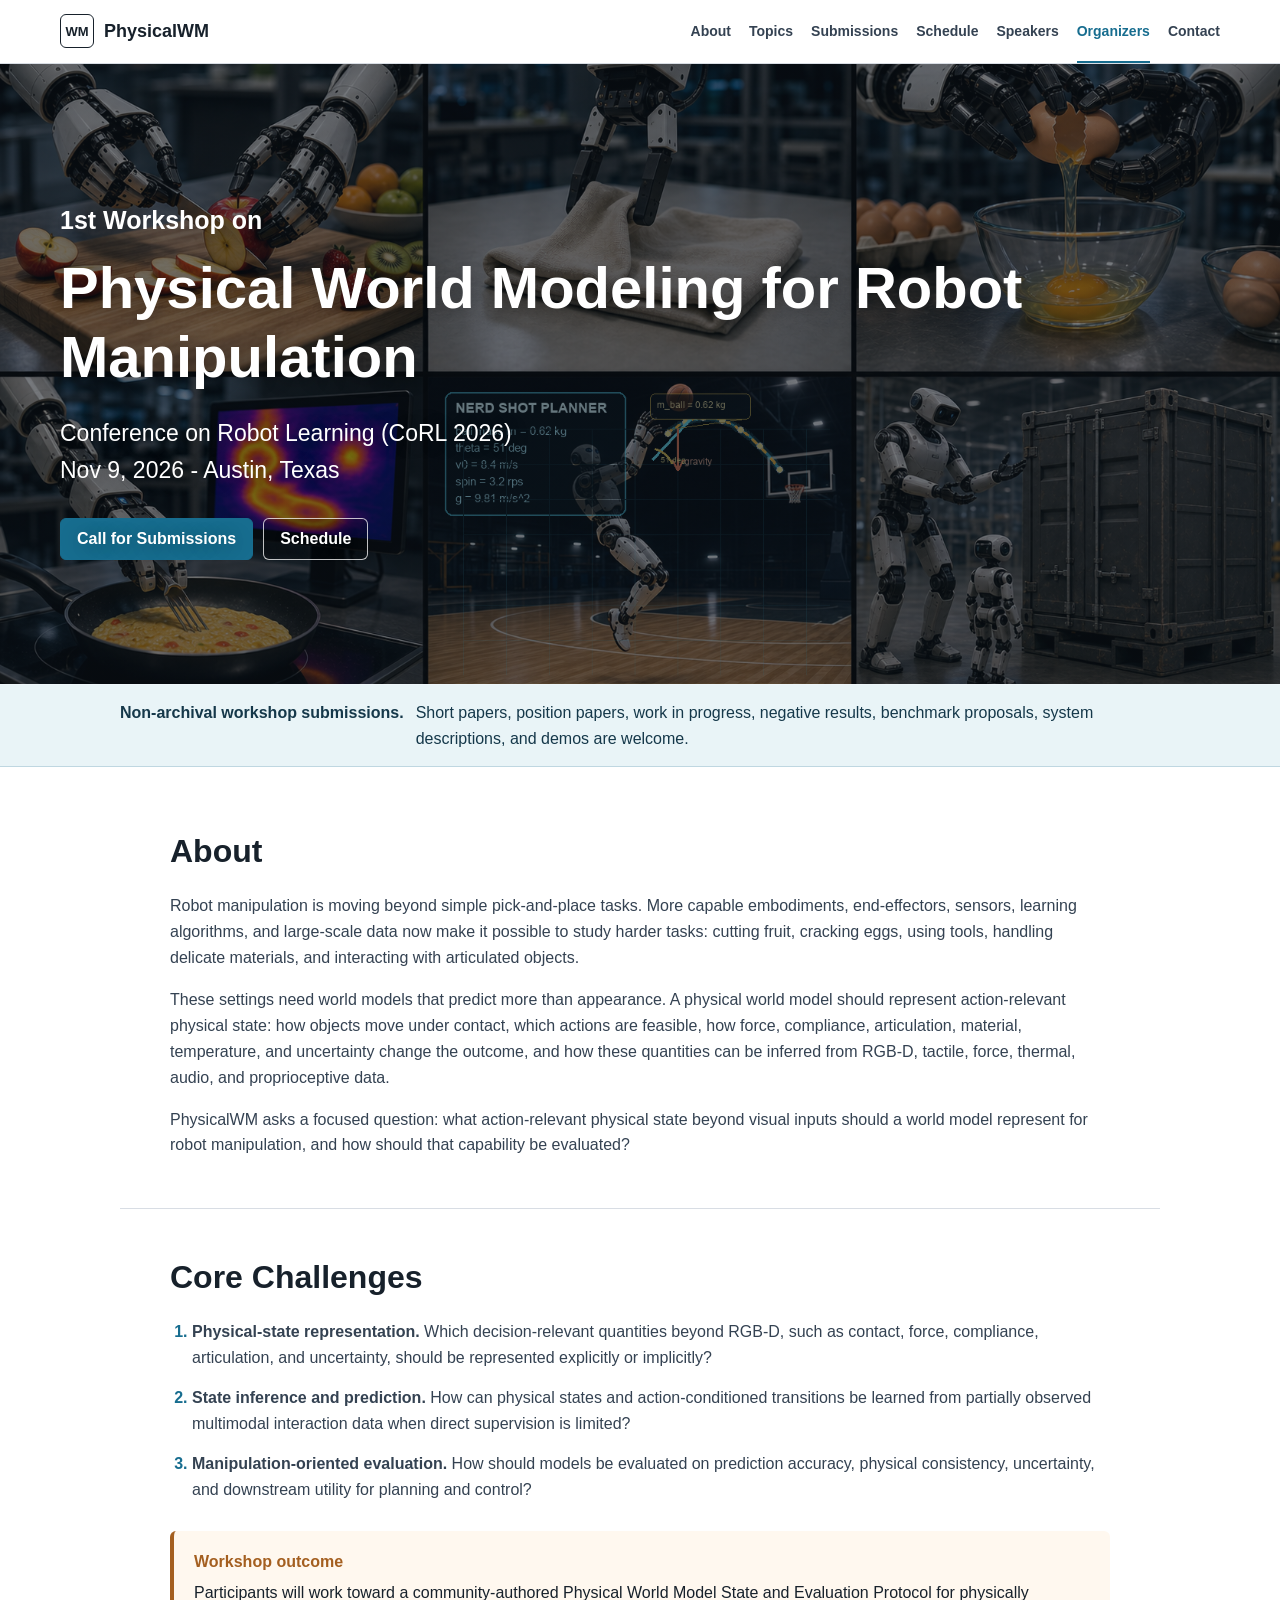
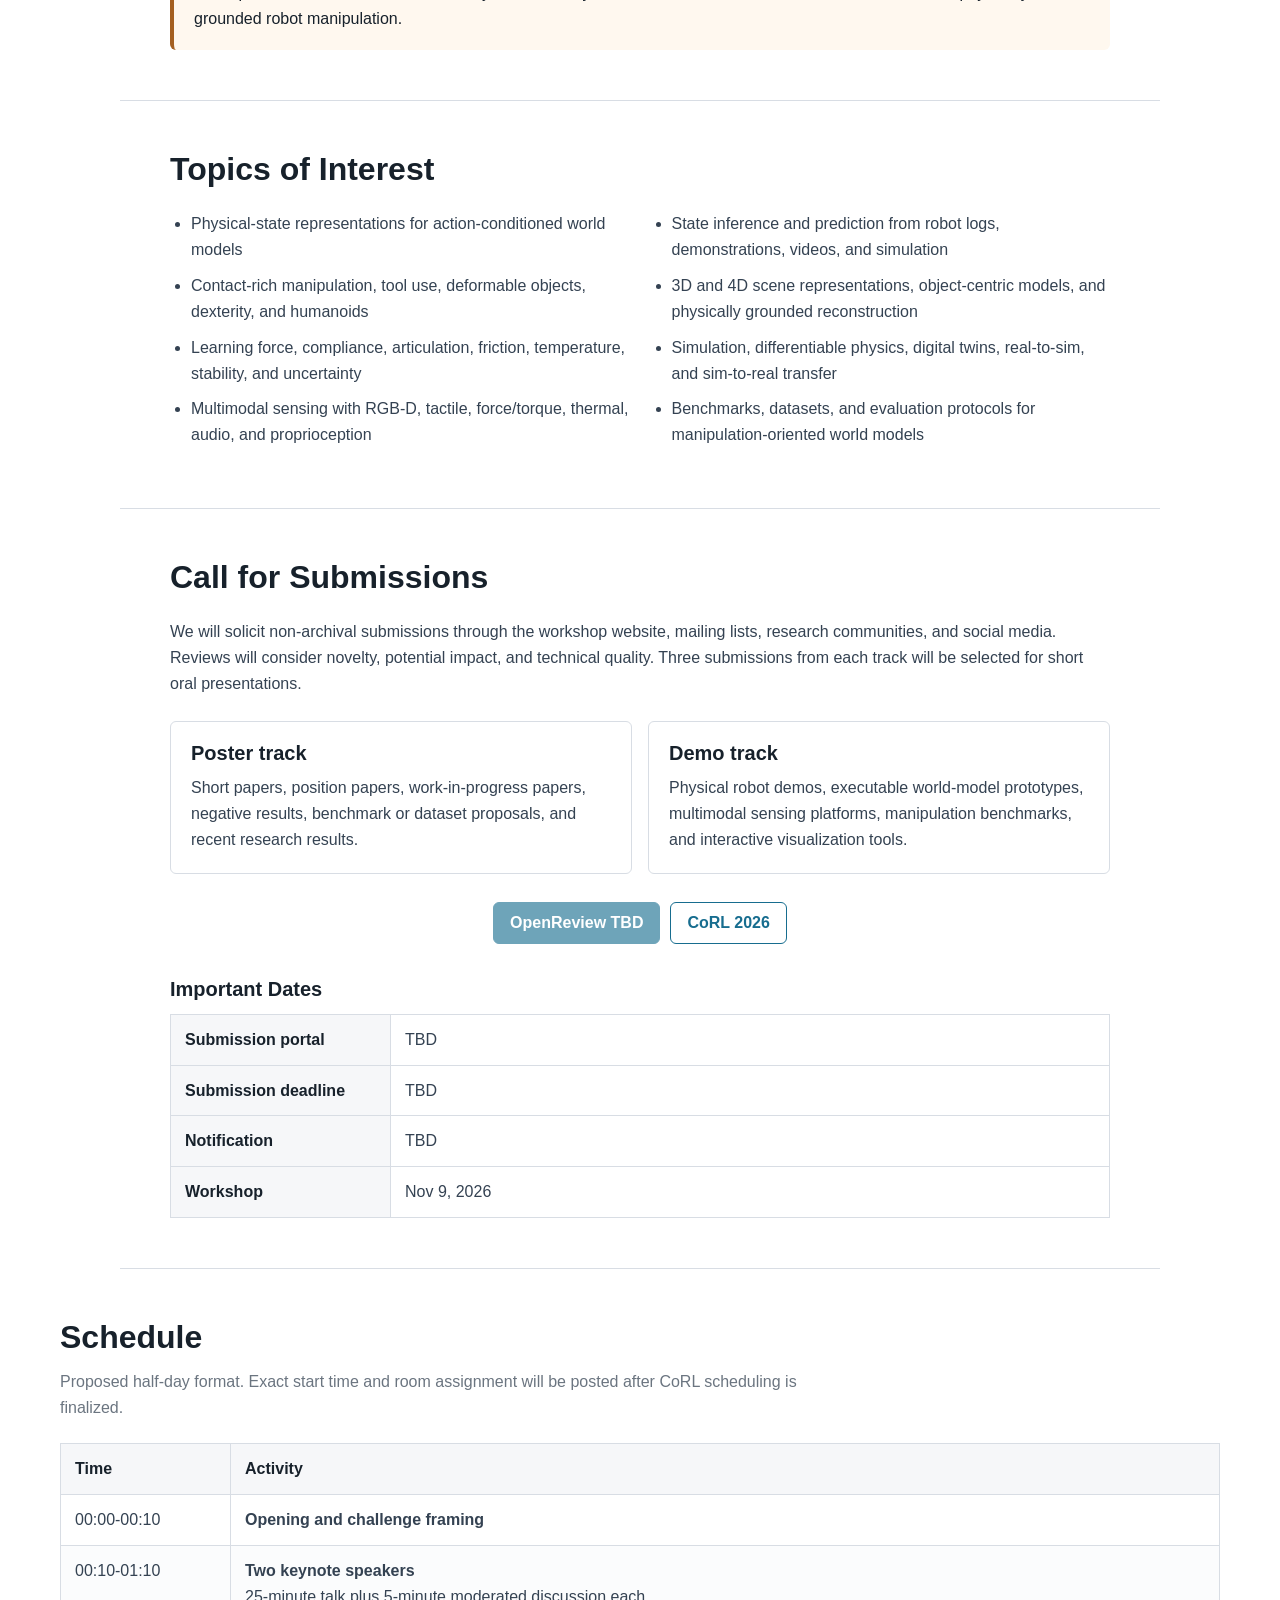
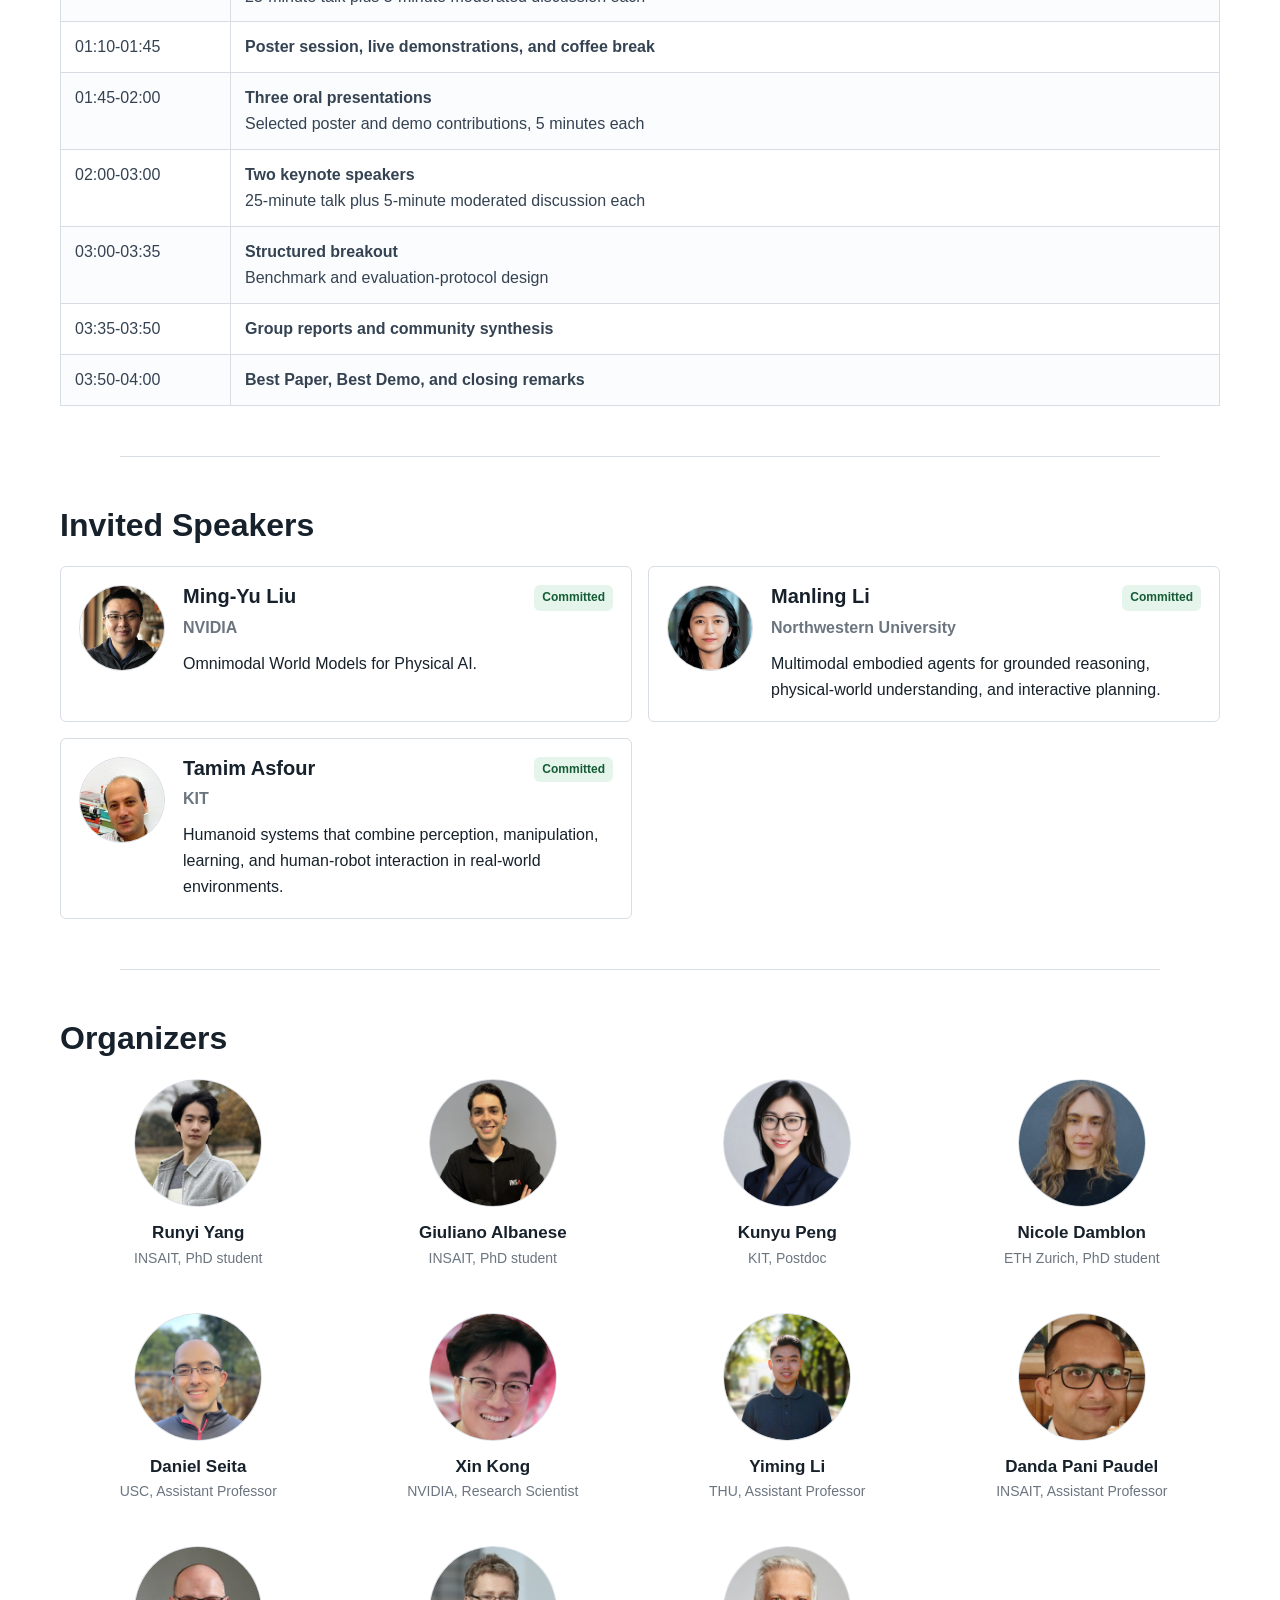
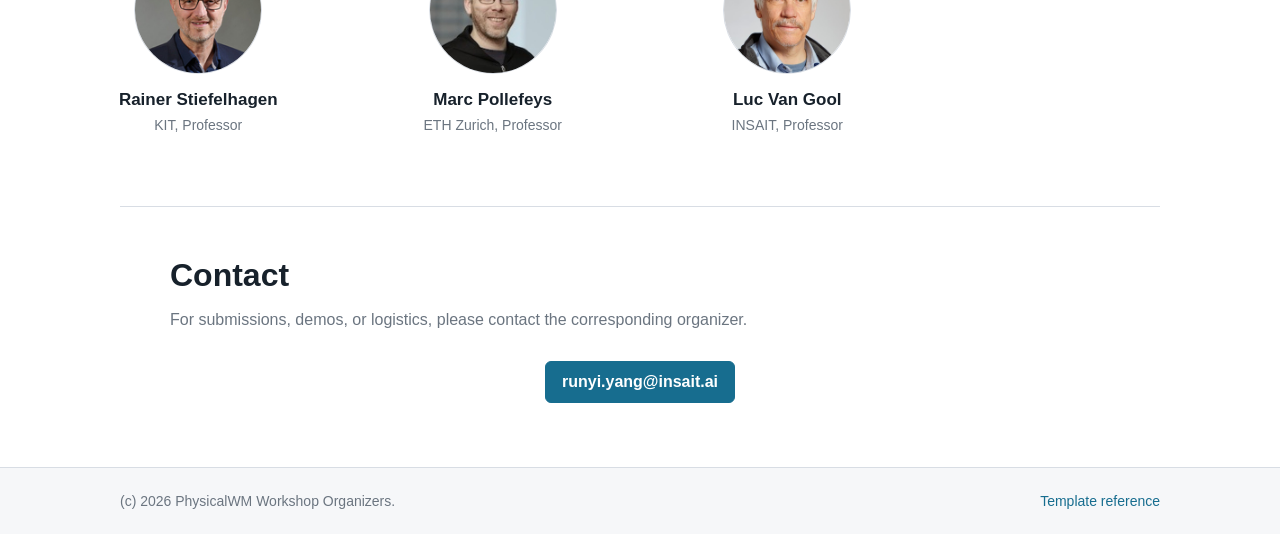
<file: index.html>
<!-- Design reference: https://github.com/AwesomeDigitalTwin/AwesomeDigitalTwin.github.io -->
<!doctype html>
<html lang="en">
<head>
  <meta charset="utf-8" />
  <meta name="viewport" content="width=device-width, initial-scale=1" />
  <title>Physical World Modeling for Robot Manipulation | CoRL 2026 Workshop</title>
  <meta name="description" content="PhysicalWM, a CoRL 2026 workshop on physical world models for robot manipulation, multimodal physical state, action-conditioned prediction, and manipulation-oriented evaluation." />
  <meta name="theme-color" content="#17212b" />
  <meta property="og:title" content="Physical World Modeling for Robot Manipulation" />
  <meta property="og:description" content="A CoRL 2026 workshop on action-relevant physical state for robot manipulation." />
  <meta property="og:type" content="website" />
  <link rel="icon" href="assets/favicon.svg" type="image/svg+xml" />
  <link rel="stylesheet" href="assets/styles.css" />
</head>
<body id="top">
  <a class="skip-link" href="#main">Skip to content</a>

  <header class="site-header">
    <nav class="navbar" aria-label="Main navigation">
      <a class="brand" href="#top" aria-label="PhysicalWM home">
        <span class="brand-mark">WM</span>
        <span class="brand-text">PhysicalWM</span>
      </a>
      <button class="nav-toggle" aria-label="Open navigation" aria-expanded="false" aria-controls="nav-menu">
        <span></span><span></span><span></span>
      </button>
      <div class="nav-menu" id="nav-menu">
        <a href="#about">About</a>
        <a href="#topics">Topics</a>
        <a href="#cfp">Submissions</a>
        <a href="#schedule">Schedule</a>
        <a href="#speakers">Speakers</a>
        <a href="#organizers">Organizers</a>
        <a href="#contact">Contact</a>
      </div>
    </nav>
  </header>

  <main id="main">
    <section class="hero" aria-label="Workshop introduction">
      <div class="hero-content">
        <p class="hero-kicker">1st Workshop on</p>
        <h1>Physical World Modeling for Robot Manipulation</h1>
        <p class="hero-subtitle">
          Conference on Robot Learning (CoRL 2026)<br />
          Nov 9, 2026 - Austin, Texas
        </p>
        <div class="hero-actions" aria-label="Primary actions">
          <a class="button button-primary" href="#cfp">Call for Submissions</a>
          <a class="button button-secondary" href="#schedule">Schedule</a>
        </div>
      </div>
    </section>

    <section class="notice" aria-label="Workshop announcement">
      <div class="container notice-inner">
        <strong>Non-archival workshop submissions.</strong>
        <span>Short papers, position papers, work in progress, negative results, benchmark proposals, system descriptions, and demos are welcome.</span>
      </div>
    </section>

    <section class="section section-flush" id="about">
      <div class="container narrow">
        <h2>About</h2>
        <div class="rich-text">
          <p>
            Robot manipulation is moving beyond simple pick-and-place tasks. More capable embodiments, end-effectors, sensors, learning algorithms, and large-scale data now make it possible to study harder tasks: cutting fruit, cracking eggs, using tools, handling delicate materials, and interacting with articulated objects.
          </p>
          <p>
            These settings need world models that predict more than appearance. A physical world model should represent action-relevant physical state: how objects move under contact, which actions are feasible, how force, compliance, articulation, material, temperature, and uncertainty change the outcome, and how these quantities can be inferred from RGB-D, tactile, force, thermal, audio, and proprioceptive data.
          </p>
          <p>
            PhysicalWM asks a focused question: what action-relevant physical state beyond visual inputs should a world model represent for robot manipulation, and how should that capability be evaluated?
          </p>
        </div>
      </div>
    </section>

    <hr class="half-rule" />

    <section class="section" id="questions">
      <div class="container narrow">
        <h2>Core Challenges</h2>
        <ol class="question-list">
          <li>
            <strong>Physical-state representation.</strong>
            Which decision-relevant quantities beyond RGB-D, such as contact, force, compliance, articulation, and uncertainty, should be represented explicitly or implicitly?
          </li>
          <li>
            <strong>State inference and prediction.</strong>
            How can physical states and action-conditioned transitions be learned from partially observed multimodal interaction data when direct supervision is limited?
          </li>
          <li>
            <strong>Manipulation-oriented evaluation.</strong>
            How should models be evaluated on prediction accuracy, physical consistency, uncertainty, and downstream utility for planning and control?
          </li>
        </ol>
        <div class="outcome-box">
          <span>Workshop outcome</span>
          <p>Participants will work toward a community-authored Physical World Model State and Evaluation Protocol for physically grounded robot manipulation.</p>
        </div>
      </div>
    </section>

    <hr class="half-rule" />

    <section class="section" id="topics">
      <div class="container narrow">
        <h2>Topics of Interest</h2>
        <ul class="topic-list">
          <li>Physical-state representations for action-conditioned world models</li>
          <li>Contact-rich manipulation, tool use, deformable objects, dexterity, and humanoids</li>
          <li>Learning force, compliance, articulation, friction, temperature, stability, and uncertainty</li>
          <li>Multimodal sensing with RGB-D, tactile, force/torque, thermal, audio, and proprioception</li>
          <li>State inference and prediction from robot logs, demonstrations, videos, and simulation</li>
          <li>3D and 4D scene representations, object-centric models, and physically grounded reconstruction</li>
          <li>Simulation, differentiable physics, digital twins, real-to-sim, and sim-to-real transfer</li>
          <li>Benchmarks, datasets, and evaluation protocols for manipulation-oriented world models</li>
        </ul>
      </div>
    </section>

    <hr class="half-rule" />

    <section class="section" id="cfp">
      <div class="container narrow">
        <h2>Call for Submissions</h2>
        <div class="rich-text">
          <p>
            We will solicit non-archival submissions through the workshop website, mailing lists, research communities, and social media. Reviews will consider novelty, potential impact, and technical quality. Three submissions from each track will be selected for short oral presentations.
          </p>
        </div>

        <div class="track-grid" aria-label="Submission tracks">
          <article class="track">
            <h3>Poster track</h3>
            <p>Short papers, position papers, work-in-progress papers, negative results, benchmark or dataset proposals, and recent research results.</p>
          </article>
          <article class="track">
            <h3>Demo track</h3>
            <p>Physical robot demos, executable world-model prototypes, multimodal sensing platforms, manipulation benchmarks, and interactive visualization tools.</p>
          </article>
        </div>

        <div class="button-row">
          <a class="button button-primary disabled" aria-disabled="true" href="#cfp">OpenReview TBD</a>
          <a class="button button-secondary button-on-light" href="https://www.corl.org/" target="_blank" rel="noopener">CoRL 2026</a>
        </div>

        <h3 class="subsection-title">Important Dates</h3>
        <div class="table-wrap">
          <table class="info-table">
            <tbody>
              <tr><th scope="row">Submission portal</th><td>TBD</td></tr>
              <tr><th scope="row">Submission deadline</th><td>TBD</td></tr>
              <tr><th scope="row">Notification</th><td>TBD</td></tr>
              <tr><th scope="row">Workshop</th><td>Nov 9, 2026</td></tr>
            </tbody>
          </table>
        </div>
      </div>
    </section>

    <hr class="half-rule" />

    <section class="section" id="schedule">
      <div class="container wide">
        <h2>Schedule</h2>
        <p class="section-note">Proposed half-day format. Exact start time and room assignment will be posted after CoRL scheduling is finalized.</p>
        <div class="table-wrap">
          <table class="schedule-table">
            <thead>
              <tr>
                <th scope="col">Time</th>
                <th scope="col">Activity</th>
              </tr>
            </thead>
            <tbody>
              <tr><td>00:00-00:10</td><td><strong>Opening and challenge framing</strong></td></tr>
              <tr><td>00:10-01:10</td><td><strong>Two keynote speakers</strong><br />25-minute talk plus 5-minute moderated discussion each</td></tr>
              <tr><td>01:10-01:45</td><td><strong>Poster session, live demonstrations, and coffee break</strong></td></tr>
              <tr><td>01:45-02:00</td><td><strong>Three oral presentations</strong><br />Selected poster and demo contributions, 5 minutes each</td></tr>
              <tr><td>02:00-03:00</td><td><strong>Two keynote speakers</strong><br />25-minute talk plus 5-minute moderated discussion each</td></tr>
              <tr><td>03:00-03:35</td><td><strong>Structured breakout</strong><br />Benchmark and evaluation-protocol design</td></tr>
              <tr><td>03:35-03:50</td><td><strong>Group reports and community synthesis</strong></td></tr>
              <tr><td>03:50-04:00</td><td><strong>Best Paper, Best Demo, and closing remarks</strong></td></tr>
            </tbody>
          </table>
        </div>
      </div>
    </section>

    <hr class="half-rule" />

    <section class="section" id="speakers">
      <div class="container wide">
        <h2>Invited Speakers</h2>
        <div class="people-grid speakers-grid">
          <article class="person-card">
            <figure class="portrait-wrap">
              <a href="https://research.nvidia.com/person/ming-yu-liu" target="_blank" rel="noopener" aria-label="Open Ming-Yu Liu profile">
                <img class="portrait" src="assets/people/ming-yu-liu.jpg" alt="Portrait of Ming-Yu Liu" />
              </a>
            </figure>
            <div>
              <div class="person-topline"><h3><a href="https://research.nvidia.com/person/ming-yu-liu" target="_blank" rel="noopener">Ming-Yu Liu</a></h3><span class="status confirmed">Committed</span></div>
              <p class="affiliation">NVIDIA</p>
              <p>Omnimodal World Models for Physical AI.</p>
            </div>
          </article>

          <article class="person-card">
            <figure class="portrait-wrap">
              <a href="https://www.mccormick.northwestern.edu/research-faculty/directory/profiles/li-manling.html" target="_blank" rel="noopener" aria-label="Open Manling Li profile">
                <img class="portrait" src="assets/people/manling-li.jpg" alt="Portrait of Manling Li" />
              </a>
            </figure>
            <div>
              <div class="person-topline"><h3><a href="https://www.mccormick.northwestern.edu/research-faculty/directory/profiles/li-manling.html" target="_blank" rel="noopener">Manling Li</a></h3><span class="status confirmed">Committed</span></div>
              <p class="affiliation">Northwestern University</p>
              <p>Multimodal embodied agents for grounded reasoning, physical-world understanding, and interactive planning.</p>
            </div>
          </article>

          <article class="person-card">
            <figure class="portrait-wrap">
              <a href="https://h2t.iar.kit.edu/tamim-asfour.php" target="_blank" rel="noopener" aria-label="Open Tamim Asfour profile">
                <img class="portrait" src="assets/people/tamim-asfour.jpg" alt="Portrait of Tamim Asfour" />
              </a>
            </figure>
            <div>
              <div class="person-topline"><h3><a href="https://h2t.iar.kit.edu/tamim-asfour.php" target="_blank" rel="noopener">Tamim Asfour</a></h3><span class="status confirmed">Committed</span></div>
              <p class="affiliation">KIT</p>
              <p>Humanoid systems that combine perception, manipulation, learning, and human-robot interaction in real-world environments.</p>
            </div>
          </article>

        </div>
      </div>
    </section>

    <hr class="half-rule" />

    <section class="section" id="organizers">
      <div class="container wide">
        <h2>Organizers</h2>
        <div class="organizer-grid">
          <a class="organizer" href="https://insait.ai/runyi-yang/" target="_blank" rel="noopener">
            <img class="portrait" src="assets/people/runyi-yang.jpg" alt="Portrait of Runyi Yang" />
            <span class="profname">Runyi Yang</span>
            <span class="institution">INSAIT, PhD student</span>
          </a>
          <a class="organizer" href="https://insait.ai/giuliano-albanese/" target="_blank" rel="noopener">
            <img class="portrait" src="assets/people/giuliano-albanese.jpg" alt="Portrait of Giuliano Albanese" />
            <span class="profname">Giuliano Albanese</span>
            <span class="institution">INSAIT, PhD student</span>
          </a>
          <a class="organizer" href="https://cvhci.iar.kit.edu/people_2123.php" target="_blank" rel="noopener">
            <img class="portrait" src="assets/people/kunyu-peng.jpg" alt="Portrait of Kunyu Peng" />
            <span class="profname">Kunyu Peng</span>
            <span class="institution">KIT, Postdoc</span>
          </a>
          <a class="organizer" href="https://cvg.ethz.ch/our_team" target="_blank" rel="noopener">
            <img class="portrait" src="assets/people/nicole-damblon.jpg" alt="Portrait of Nicole Damblon" />
            <span class="profname">Nicole Damblon</span>
            <span class="institution">ETH Zurich, PhD student</span>
          </a>
          <a class="organizer" href="https://viterbi.usc.edu/directory/faculty/Seita/Daniel" target="_blank" rel="noopener">
            <img class="portrait" src="assets/people/daniel-seita.jpg" alt="Portrait of Daniel Seita" />
            <span class="profname">Daniel Seita</span>
            <span class="institution">USC, Assistant Professor</span>
          </a>
          <a class="organizer" href="https://research.nvidia.com/person/xin-kong" target="_blank" rel="noopener">
            <img class="portrait" src="assets/people/xin-kong.jpg" alt="Portrait of Xin Kong" />
            <span class="profname">Xin Kong</span>
            <span class="institution">NVIDIA, Research Scientist</span>
          </a>
          <a class="organizer" href="https://collegeai.tsinghua.edu.cn/en/People/Full_time_PI/Yiming_Li.htm" target="_blank" rel="noopener">
            <img class="portrait" src="assets/people/yiming-li.jpg" alt="Portrait of Yiming Li" />
            <span class="profname">Yiming Li</span>
            <span class="institution">THU, Assistant Professor</span>
          </a>
          <a class="organizer" href="https://insait.ai/dr-danda-paudel/" target="_blank" rel="noopener">
            <img class="portrait" src="assets/people/danda-pani-paudel.jpg" alt="Portrait of Danda Pani Paudel" />
            <span class="profname">Danda Pani Paudel</span>
            <span class="institution">INSAIT, Assistant Professor</span>
          </a>
          <a class="organizer" href="https://www.access.kit.edu/english/287_1072.php" target="_blank" rel="noopener">
            <img class="portrait" src="assets/people/rainer-stiefelhagen.jpg" alt="Portrait of Rainer Stiefelhagen" />
            <span class="profname">Rainer Stiefelhagen</span>
            <span class="institution">KIT, Professor</span>
          </a>
          <a class="organizer" href="https://people.inf.ethz.ch/marc.pollefeys/" target="_blank" rel="noopener">
            <img class="portrait" src="assets/people/marc-pollefeys.jpg" alt="Portrait of Marc Pollefeys" />
            <span class="profname">Marc Pollefeys</span>
            <span class="institution">ETH Zurich, Professor</span>
          </a>
          <a class="organizer" href="https://insait.ai/prof-luc-van-gool/" target="_blank" rel="noopener">
            <img class="portrait" src="assets/people/luc-van-gool.jpg" alt="Portrait of Luc Van Gool" />
            <span class="profname">Luc Van Gool</span>
            <span class="institution">INSAIT, Professor</span>
          </a>
        </div>
      </div>
    </section>

    <hr class="half-rule" />

    <section class="section" id="contact">
      <div class="container narrow">
        <h2>Contact</h2>
        <p class="section-note">For submissions, demos, or logistics, please contact the corresponding organizer.</p>
        <div class="button-row">
          <a class="button button-primary" href="mailto:runyi.yang@insait.ai">runyi.yang@insait.ai</a>
        </div>
      </div>
    </section>
  </main>

  <footer class="footer">
    <div class="container footer-inner">
      <p>(c) 2026 PhysicalWM Workshop Organizers.</p>
      <p><a href="https://github.com/AwesomeDigitalTwin/AwesomeDigitalTwin.github.io" target="_blank" rel="noopener">Template reference</a></p>
    </div>
  </footer>

  <script src="assets/script.js"></script>
</body>
</html>
</file>
<file: assets/styles.css>
:root {
  --ink: #17212b;
  --ink-soft: #344252;
  --muted: #6b7580;
  --line: #d8dde4;
  --paper: #f6f7f9;
  --white: #fff;
  --accent: #176d8f;
  --accent-dark: #0f4f6b;
  --accent-warm: #a45f20;
  --container: 1040px;
  --container-wide: 1160px;
  --radius: 6px;
}

* {
  box-sizing: border-box;
}

html {
  scroll-behavior: smooth;
}

body {
  margin: 0;
  font-family: Montserrat, "Avenir Next", Avenir, "Segoe UI", Arial, sans-serif;
  color: var(--ink);
  background: var(--white);
  font-size: 16px;
  line-height: 1.62;
  text-rendering: optimizeLegibility;
}

img {
  display: block;
  max-width: 100%;
}

a {
  color: var(--accent);
  text-decoration: none;
}

a:hover {
  color: var(--accent-dark);
  text-decoration: underline;
}

p,
ul,
ol {
  margin: 0;
}

h1,
h2,
h3 {
  margin: 0;
  line-height: 1.18;
  letter-spacing: 0;
}

h1 {
  max-width: 980px;
  font-size: 58px;
  font-weight: 700;
}

h2 {
  margin-bottom: 22px;
  font-size: 32px;
  font-weight: 700;
}

h3 {
  font-size: 20px;
  font-weight: 700;
}

.container {
  width: min(var(--container), calc(100% - 36px));
  margin-inline: auto;
}

.container.wide {
  width: min(var(--container-wide), calc(100% - 36px));
}

.container.narrow {
  max-width: 940px;
}

.skip-link {
  position: fixed;
  left: 14px;
  top: 14px;
  z-index: 1000;
  padding: 8px 12px;
  border: 1px solid var(--line);
  border-radius: var(--radius);
  background: var(--white);
  color: var(--ink);
  transform: translateY(-140%);
  transition: transform 0.16s ease;
}

.skip-link:focus {
  transform: translateY(0);
}

.site-header {
  position: sticky;
  top: 0;
  z-index: 100;
  border-bottom: 1px solid var(--line);
  background: rgba(255, 255, 255, 0.96);
  backdrop-filter: blur(10px);
}

.navbar {
  width: min(var(--container-wide), calc(100% - 28px));
  min-height: 60px;
  margin: 0 auto;
  display: flex;
  align-items: center;
  justify-content: space-between;
  gap: 20px;
}

.brand {
  display: inline-flex;
  align-items: center;
  gap: 10px;
  color: var(--ink);
  font-weight: 700;
}

.brand:hover {
  color: var(--ink);
  text-decoration: none;
}

.brand-mark {
  display: grid;
  place-items: center;
  width: 34px;
  height: 34px;
  border: 1px solid var(--ink);
  border-radius: var(--radius);
  color: var(--ink);
  font-size: 13px;
  font-weight: 700;
}

.brand-text {
  font-size: 18px;
}

.nav-menu {
  display: flex;
  align-items: center;
  justify-content: flex-end;
  gap: 18px;
  font-size: 14px;
  font-weight: 600;
}

.nav-menu a {
  color: var(--ink-soft);
  padding: 20px 0 18px;
  border-bottom: 2px solid transparent;
}

.nav-menu a:hover,
.nav-menu a.active {
  color: var(--accent);
  border-color: var(--accent);
  text-decoration: none;
}

.nav-toggle {
  display: none;
  width: 42px;
  height: 42px;
  padding: 8px;
  border: 1px solid var(--line);
  border-radius: var(--radius);
  background: var(--white);
  color: var(--ink);
}

.nav-toggle span {
  display: block;
  width: 22px;
  height: 2px;
  margin: 5px auto;
  background: currentColor;
}

.hero {
  min-height: 620px;
  display: flex;
  align-items: center;
  position: relative;
  overflow: hidden;
  color: var(--white);
  background:
    linear-gradient(rgba(12, 20, 28, 0.55), rgba(12, 20, 28, 0.55)),
    url("hero-physicalwm-grid.png") center / cover no-repeat,
    #17212b;
}

.hero-content {
  width: min(var(--container-wide), calc(100% - 36px));
  margin: 0 auto;
  padding: 86px 0 74px;
  text-align: left;
  text-shadow: 0 2px 18px rgba(0, 0, 0, 0.35);
}

.hero-kicker {
  margin-bottom: 14px;
  font-size: 25px;
  font-weight: 600;
}

.hero-subtitle {
  margin-top: 24px;
  font-size: 23px;
  font-weight: 500;
}

.hero-actions,
.button-row {
  display: flex;
  flex-wrap: wrap;
  gap: 10px;
  margin-top: 28px;
}

.hero-actions {
  justify-content: flex-start;
}

.button-row {
  justify-content: center;
}

.button {
  display: inline-flex;
  align-items: center;
  justify-content: center;
  min-height: 42px;
  padding: 9px 16px;
  border: 1px solid transparent;
  border-radius: var(--radius);
  font-weight: 700;
  line-height: 1.2;
  text-align: center;
}

.button:hover {
  text-decoration: none;
}

.button-primary {
  color: var(--white);
  border-color: var(--accent);
  background: var(--accent);
}

.button-primary:hover {
  color: var(--white);
  background: var(--accent-dark);
}

.button-secondary {
  color: var(--white);
  border-color: rgba(255, 255, 255, 0.75);
  background: rgba(0, 0, 0, 0.18);
}

.button-secondary:hover {
  color: var(--white);
  border-color: var(--white);
  background: rgba(0, 0, 0, 0.3);
}

.button-on-light {
  color: var(--accent);
  border-color: var(--accent);
  background: var(--white);
}

.button-on-light:hover {
  color: var(--white);
  background: var(--accent);
}

.button.disabled,
.button[aria-disabled="true"] {
  opacity: 0.62;
  cursor: not-allowed;
  pointer-events: none;
}

.notice {
  padding: 15px 0;
  border-top: 1px solid rgba(255, 255, 255, 0.2);
  border-bottom: 1px solid #bfd7e1;
  background: #e9f4f7;
}

.notice-inner {
  display: flex;
  gap: 12px;
  align-items: baseline;
  color: #15384a;
}

.notice-inner strong {
  white-space: nowrap;
}

.section {
  padding: 50px 0;
}

.section-flush {
  padding-top: 66px;
}

.half-rule {
  width: min(var(--container), calc(100% - 36px));
  height: 1px;
  margin: 0 auto;
  border: 0;
  background: var(--line);
}

.rich-text {
  display: grid;
  gap: 16px;
  color: var(--ink-soft);
  text-align: left;
}

.section-note {
  max-width: 760px;
  margin: -10px 0 22px;
  color: var(--muted);
}

.question-list {
  display: grid;
  gap: 14px;
  padding-left: 22px;
  color: var(--ink-soft);
}

.question-list li::marker {
  font-weight: 700;
  color: var(--accent);
}

.outcome-box {
  margin-top: 28px;
  padding: 18px 20px;
  border-left: 4px solid var(--accent-warm);
  border-radius: var(--radius);
  background: #fff8ef;
}

.outcome-box span {
  display: block;
  margin-bottom: 6px;
  color: var(--accent-warm);
  font-weight: 700;
}

.topic-list {
  columns: 2;
  column-gap: 42px;
  padding-left: 21px;
  color: var(--ink-soft);
}

.topic-list li {
  break-inside: avoid;
  margin-bottom: 10px;
}

.track-grid {
  display: grid;
  grid-template-columns: repeat(2, minmax(0, 1fr));
  gap: 16px;
  margin-top: 24px;
}

.track,
.person-card,
.facts > div {
  border: 1px solid var(--line);
  border-radius: var(--radius);
  background: var(--white);
}

.track {
  padding: 20px;
}

.track h3 {
  margin-bottom: 10px;
}

.track p {
  color: var(--ink-soft);
}

.subsection-title {
  margin-top: 34px;
  margin-bottom: 12px;
}

.table-wrap {
  width: 100%;
  overflow-x: auto;
}

.info-table,
.schedule-table {
  width: 100%;
  border-collapse: collapse;
  color: var(--ink-soft);
}

.info-table th,
.info-table td,
.schedule-table th,
.schedule-table td {
  padding: 12px 14px;
  border: 1px solid var(--line);
  vertical-align: top;
}

.info-table th,
.schedule-table th {
  color: var(--ink);
  background: var(--paper);
  text-align: left;
}

.info-table th {
  width: 220px;
}

.schedule-table td:first-child,
.schedule-table th:first-child {
  width: 170px;
  white-space: nowrap;
}

.schedule-table tbody tr:nth-child(even) {
  background: #fbfcfd;
}

.people-grid {
  display: grid;
  gap: 16px;
}

.speakers-grid {
  grid-template-columns: repeat(2, minmax(0, 1fr));
}

.person-card {
  display: grid;
  grid-template-columns: 86px 1fr;
  gap: 18px;
  padding: 18px;
  align-items: start;
}

.portrait-wrap {
  margin: 0;
}

.portrait {
  width: 86px;
  height: 86px;
  border-radius: 50%;
  object-fit: cover;
  border: 1px solid var(--line);
  background: var(--paper);
}

.avatar {
  display: grid;
  place-items: center;
  width: 86px;
  height: 86px;
  border: 1px solid var(--line);
  border-radius: 50%;
  background: #edf3f6;
  color: var(--accent-dark);
  font-weight: 700;
}

.person-topline {
  display: flex;
  align-items: flex-start;
  justify-content: space-between;
  gap: 12px;
  margin-bottom: 4px;
}

.person-topline h3 a {
  color: var(--ink);
}

.affiliation {
  margin-bottom: 10px;
  color: var(--muted);
  font-weight: 700;
}

.status {
  flex: 0 0 auto;
  display: inline-flex;
  align-items: center;
  min-height: 24px;
  padding: 3px 8px;
  border-radius: var(--radius);
  font-size: 12px;
  font-weight: 700;
}

.status.confirmed {
  color: #155c35;
  background: #e5f5eb;
}

.status.requested {
  color: #7a520d;
  background: #fff2d7;
}

.organizer-grid {
  display: grid;
  grid-template-columns: repeat(4, minmax(0, 1fr));
  gap: 24px 18px;
}

.organizer {
  display: grid;
  justify-items: center;
  text-align: center;
  color: var(--ink);
}

.organizer:hover {
  color: var(--ink);
}

.organizer .portrait {
  width: 128px;
  height: 128px;
  margin-bottom: 12px;
}

.profname {
  color: var(--ink);
  font-size: 17px;
  font-weight: 700;
}

.institution {
  min-height: 42px;
  color: var(--muted);
  font-size: 14px;
}

.facts {
  display: grid;
  grid-template-columns: repeat(2, minmax(0, 1fr));
  gap: 12px;
  margin-top: 22px;
}

.facts > div {
  padding: 18px;
}

.facts span {
  display: block;
  margin-bottom: 4px;
  color: var(--muted);
  font-size: 14px;
  font-weight: 700;
}

.facts strong {
  color: var(--ink);
  font-size: 18px;
}

.footer {
  margin-top: 14px;
  padding: 22px 0;
  border-top: 1px solid var(--line);
  background: var(--paper);
  color: var(--muted);
  font-size: 14px;
}

.footer-inner {
  display: flex;
  justify-content: space-between;
  gap: 16px;
}

@media (max-width: 1000px) {
  h1 {
    font-size: 44px;
  }

  .hero-subtitle {
    font-size: 20px;
  }

  .speakers-grid,
  .organizer-grid,
  .facts {
    grid-template-columns: repeat(2, minmax(0, 1fr));
  }
}

@media (max-width: 820px) {
  .nav-toggle {
    display: block;
  }

  .nav-menu {
    position: absolute;
    left: 14px;
    right: 14px;
    top: 60px;
    display: none;
    flex-direction: column;
    align-items: stretch;
    gap: 0;
    padding: 6px 0;
    border: 1px solid var(--line);
    border-radius: var(--radius);
    background: var(--white);
    box-shadow: 0 12px 28px rgba(0, 0, 0, 0.12);
  }

  .nav-menu.open {
    display: flex;
  }

  .nav-menu a {
    padding: 11px 14px;
    border-bottom: 1px solid var(--line);
  }

  .nav-menu a:last-child {
    border-bottom: 0;
  }

  .notice-inner {
    display: grid;
    gap: 3px;
  }

  .notice-inner strong {
    white-space: normal;
  }

  .topic-list {
    columns: 1;
  }

  .track-grid,
  .speakers-grid,
  .facts {
    grid-template-columns: 1fr;
  }
}

@media (max-width: 560px) {
  body {
    font-size: 15px;
  }

  h1 {
    font-size: 34px;
  }

  h2 {
    font-size: 27px;
  }

  .hero {
    min-height: 520px;
  }

  .hero-kicker,
  .hero-subtitle {
    font-size: 18px;
  }

  .hero-actions,
  .button-row {
    align-items: stretch;
    flex-direction: column;
  }

  .button {
    width: 100%;
  }

  .person-card {
    grid-template-columns: 70px 1fr;
    gap: 14px;
    padding: 14px;
  }

  .portrait,
  .avatar {
    width: 70px;
    height: 70px;
  }

  .person-topline {
    flex-direction: column;
    gap: 7px;
  }

  .organizer-grid {
    grid-template-columns: 1fr;
  }

  .organizer .portrait {
    width: 112px;
    height: 112px;
  }

  .footer-inner {
    flex-direction: column;
  }
}

@media (prefers-reduced-motion: reduce) {
  *,
  *::before,
  *::after {
    animation-duration: 0.01ms !important;
    animation-iteration-count: 1 !important;
    scroll-behavior: auto !important;
    transition-duration: 0.01ms !important;
  }
}
</file>
